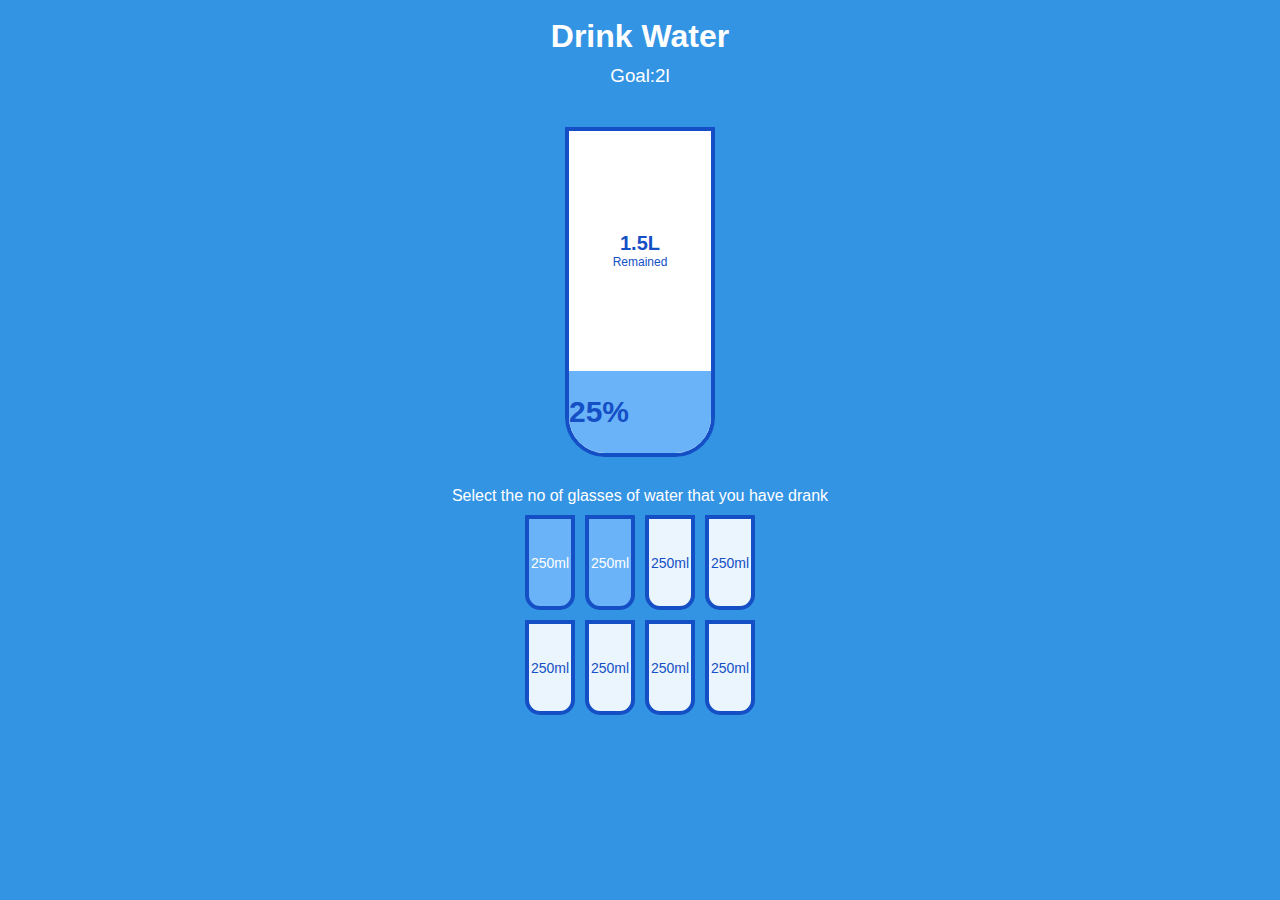
<file: Drink Water/index.htm>
<!DOCTYPE html>
<html lang="en">

<head>
    <meta charset="UTF-8">
    <meta name="viewport" content="width=device-width, initial-scale=1.0">
    <title>WATER</title>

</head>
<link rel="stylesheet" href="style.css">

<body>
    <h1>Drink Water</h1>
    <h3>Goal:2l</h3>
    <div class="cup">
        <div class="remained" id="remained">
            <span id="liters"></span>
            <small>Remained</small>


        </div>
        <div class="percentage" id="percentage">
            
        </div>
    </div>
        <p class="text">Select the no of glasses of water that you have drank</p>
        <div class="cups">
            <div class="cup cup-small full">250ml</div>
            <div class="cup cup-small full">250ml</div>
            <div class="cup cup-small ">250ml</div>
            <div class="cup cup-small ">250ml</div>
            <div class="cup cup-small ">250ml</div>
            <div class="cup cup-small ">250ml</div>
            <div class="cup cup-small ">250ml</div>
            <div class="cup cup-small ">250ml</div>

        </div>
    
    <script src="script.js"></script>
</body>

</html>
</file>
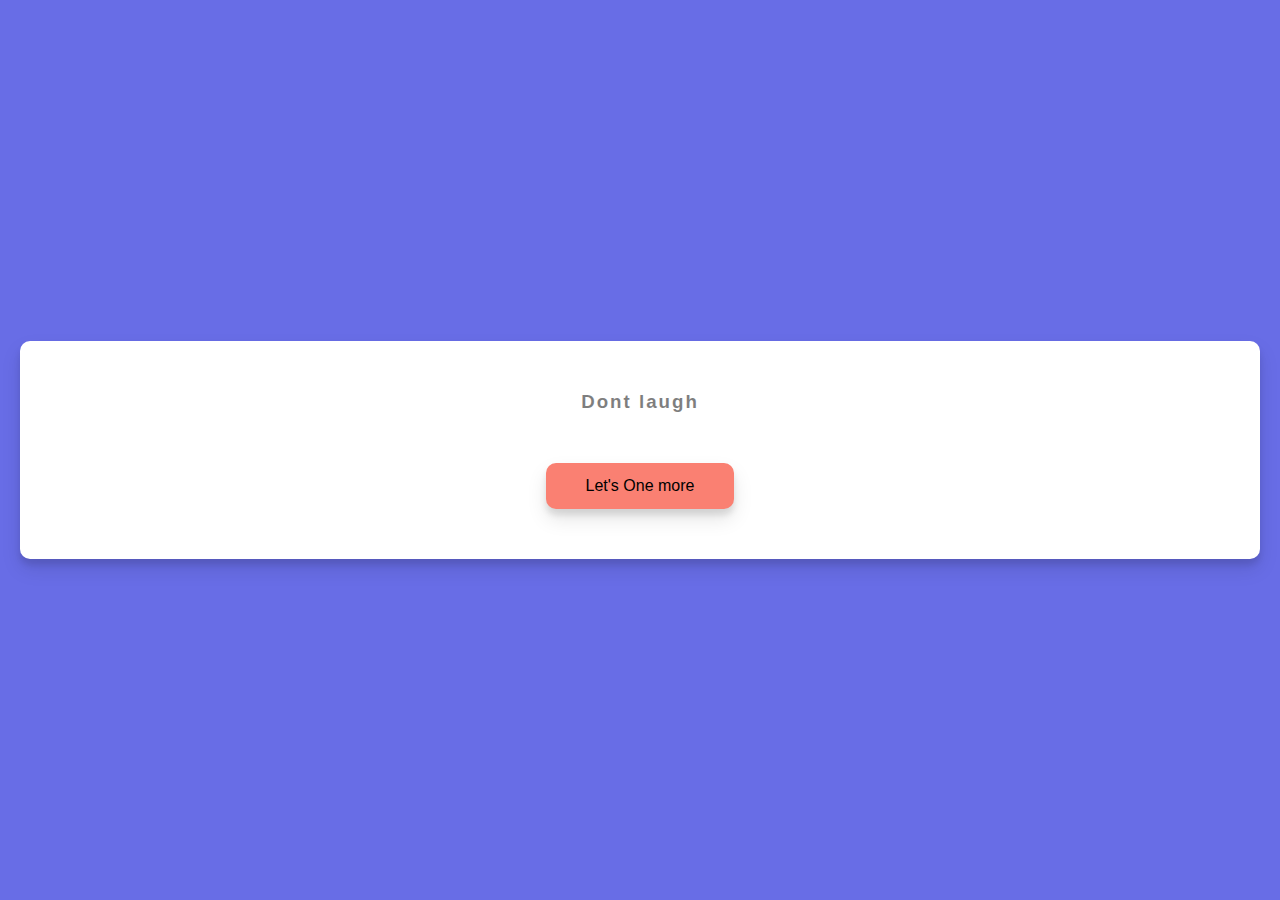
<file: Random Jokes/index.htm>
<!DOCTYPE html>
<html lang="en">

<head>
    <meta charset="UTF-8">
    <meta name="viewport" content="width=device-width, initial-scale=1.0">
    <title>Jokes</title>
</head>
<link rel="stylesheet" href="style.css">

<body>
    <div class="cont">
        <h3>
            Dont laugh
        </h3>
        <div id="joke" class="joke">

        </div>
        <button id="jokebtn" class="btn"> Let's One more</button>
    </div>
    <script src="scr.js"></script>
</body>

</html>
</file>
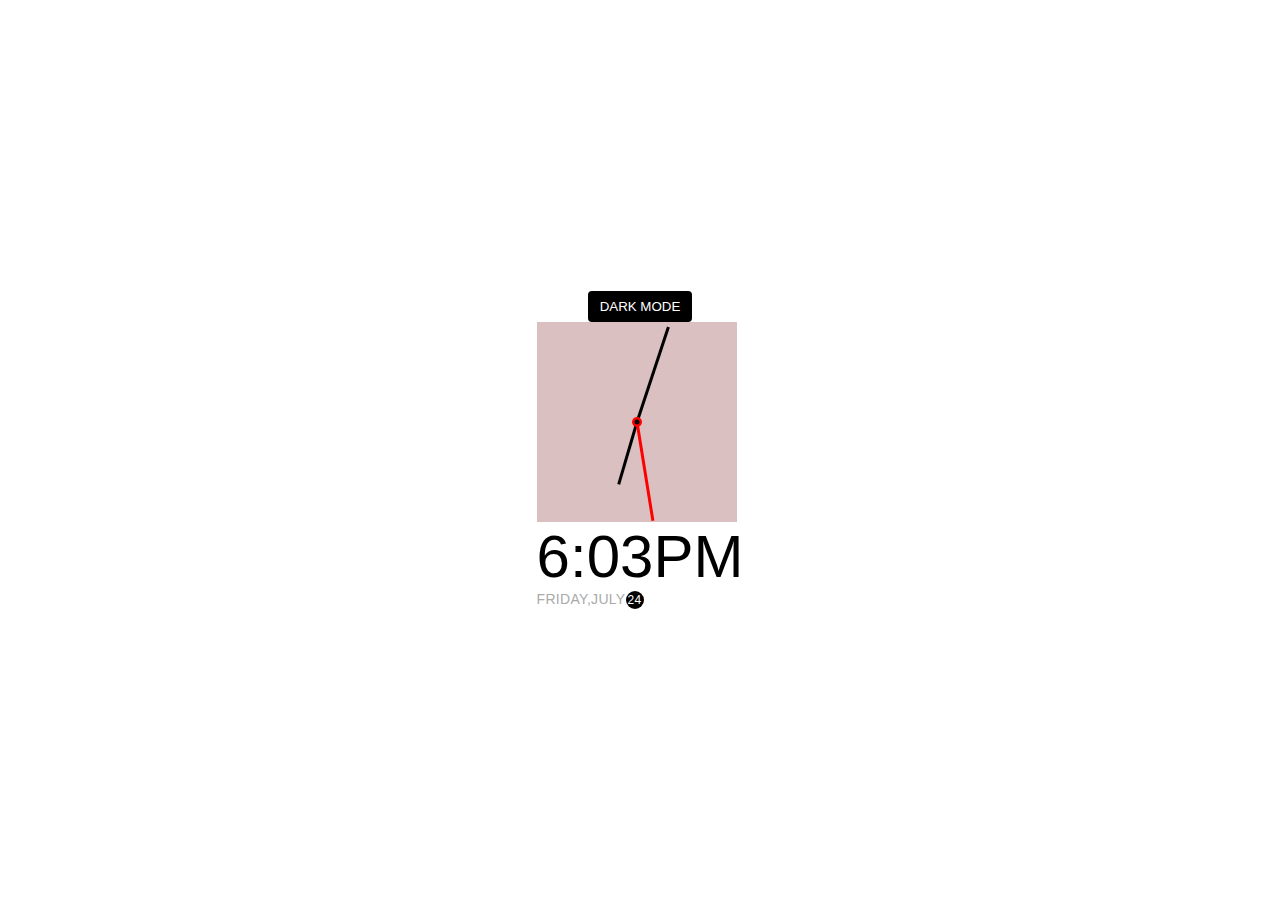
<file: Theme clock/index.htm>
<!DOCTYPE html>
<html lang="en">
<head>
    <meta charset="UTF-8">
    <meta name="viewport" content="width=device-width, initial-scale=1.0">
    <link rel="stylesheet" href="style.css">
    <title>Theme clock</title>
</head>
<body>
    <button class="toggle">DARK MODE</button>
    <div class="clock-conatiner">
        <div class="clock">
            <div class="needle hour"></div>
            <div class="needle minute"></div>
            <div class="needle second"></div>
            <div class="center-point"></div>
        </div>
        <div class="time">12:00</div>
        <div class="date"> </div>
    </div>
    <script src="script.js"></script>
</body>
</html>
</file>
<file: Drink Water/style.css>
:root{
    --border-color: #144fc6;
    --fill-color:#6ab3f8;
}
*{
    box-sizing: border-box;
}

body{
    background-color: #3494e4;
    color:#fff;
    font-family: 'Roboto',sans-serif;
    display: flex;
    flex-direction: column;
    align-items: center;
   margin-bottom: 40px;
}
h1{
    margin: 10px 0 0;
}

h3{
    font-weight: 400;
    margin:10px 0
}
.cup{
    background-color: #fff;
    border: 4px solid var(--border-color);
    color:var(--border-color);
    border-radius:0 0 40px 40px;
    height: 330px;
    width:150px;
    margin:30px 0;
    display: flex;
    flex-direction: column;
    overflow: hidden;

}

.cup.cup-small{
    height: 95px;
    width: 50px;
    border-radius: 0 0 15px 15px;
    background-color: rgba(255,255,255,0.9);
    cursor: pointer;
    font-size: 14px;
    align-items: center;
    justify-content: center;
    text-align: center;
    margin: 5px;
    transition: 0.3s ease;

}
.cup.cup-small.full{
    background-color: var(--fill-color);
    color: #fff;
}
.cups{
    display: flex;
    flex-wrap: wrap;
    align-items: center;
    justify-content: center;
    width:280px;
}
.remained{
    display: flex;
    flex-direction: column;
    align-items: center;
    justify-content: center;
    text-align: center;
    flex:1;
    transition: 0.3s ease;


}
.remained span{
    font-size:20px;
    font-weight:bold;

}
.remained small{
    font-size: 12px;

}
.percentage{
    background-color: var(--fill-color);
    display: flex;
    align-items: center;
    justify-items: center;
    font-weight: bold;
    font-size: 30px;
    height:0;
    transition: 0.3s ease;
}
.text{
    text-align: center;
    margin: 0 0 5px;

}
</file>
<file: Random Jokes/style.css>
*{
    box-sizing: border-box;
}

body{
    background-color: #686de6;
    font-family: 'Roboto',sans-serif;
    display: flex;
    flex-direction: column;
    align-items: center;
    justify-content: center;
    height: 100vh;
    overflow: hidden;
    margin: 0;
    padding: 20px;
}

.cont{
    background-color: #fff;
    border-radius: 10px;
    box-shadow: 0 10px 20px rgba(0, 0,0,0.1),0 6px 6px rgba(0,0,0,0.1);
    padding: 50px 20px;
    text-align: center;
    max-width: 100%;
    width: 800%;
}

h3{
    margin: 0;
    opacity: 0.5;
    letter-spacing: 2px;

}

.joke{
    font-size: 30px;
    letter-spacing: 1px;
    line-height: 40px;
    margin: 50px auto;
    max-width: 600px;
}

.btn{
    background-color:salmon;
    border: 0;
    border-radius: 10px;
    box-shadow: 0 10px 20px rgba(0, 0,0,0.1),0 6px 6px rgba(0,0,0,0.1);
    padding: 14px 40px;
    font-size: 16px;
    cursor: pointer;
}
btn:active{
    transform: scale(0.98);
}

.btn:focus{
    outline: 0;
    
}
</file>
<file: Theme clock/style.css>
*{
    box-sizing: border-box;
}

:root{
    --primary-color:#000;
    --secondary-color:#fff;
}
html{
    transition: all 0.5s ease-in;
}
html.dark{
    --primary-color:rgb(255, 255, 255);
    --secondary-color:#333;
}

html.dark{
    background-color: #111;
    color: var(--primary-color);
}

body{

  
    font-family: 'Roboto',sans-serif;
    display: flex;
    flex-direction: column;
    align-items: center;
    justify-content: center;
    margin: 0;
    height: 100vh;
}



.toggle{
    cursor: pointer;
    background-color: var(--primary-color);
    color: var(--secondary-color);
    border: 0;
    border-radius: 4px;
    padding: 8px 12px;

    top: 100px;

}

.toggle:focus{
    outline: none;
}

.clock-container{
    display: flex;
    flex-direction: column;
    justify-content: space-between;
    align-items: center;
}
.clock{
    position: relative;
    width:200px;
    height: 200px;
    background-color: #dac0c0;
}
.needle{
    background-color: var(--primary-color);
    position: absolute;
    top:50%;
    left:50%;
    height: 65px;
    width: 3px;
    transform-origin: bottom center;
    transition: all 0.5s ease-in;
}
.needle.hour{
    transform: translate(-50%,-100%) rotate(0deg);
}

.needle.minute{
    transform: translate(-50%,-100%) rotate(0deg);
    height: 100px;
}
.needle.second{
    transform: translate(-50%,-100%) rotate(0deg);
    height: 100px;
    background-color: red;
}

.center-point{
    background-color: red;
    width: 10px;
    height: 10px;
    position: absolute;
    top: 50%;
    left:50%;
    transform:translate(-50%,-50%);
    border-radius: 50%;
}
.center-point::after{
    content: ' ';
    background-color: var(--primary-color);
    width: 5px;
    height: 5px;
    position: absolute;
    top: 50%;
    left:50%;
    transform:translate(-50%,-50%);
    border-radius: 50%;
}

.time{
    font-size: 60px;
}
.date{
    color:#aaa;
    font-size: 14px;
    letter-spacing: 0.3px;
    text-transform: uppercase;

}
.date .circle{
    background-color: var(--primary-color);
    color: var(--secondary-color);
    border-radius: 50%;
    height: 18px;
    width:18px;
    display: inline-flex;
    align-items: center;
    justify-content: center;
    line-height:18px ;
    transition: all p0.5s ease-in;
    font-size:12px;
}
</file>
